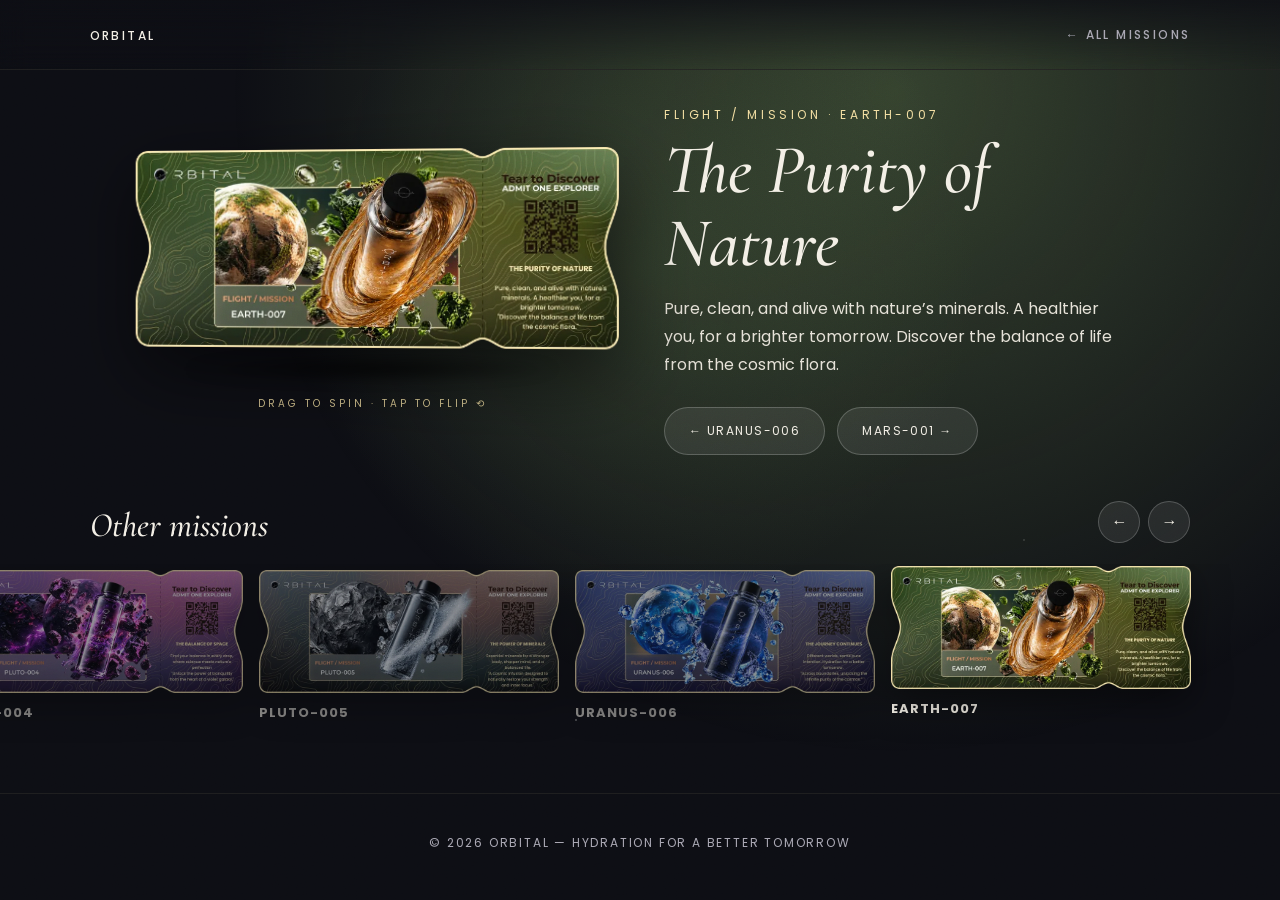
<file: earth.html>
<!DOCTYPE html>
<html lang="th" style="--c:#7ea05f"><head><meta charset="UTF-8">
<meta name="viewport" content="width=device-width, initial-scale=1, viewport-fit=cover">
<title>The Purity of Nature — EARTH-007 | ORBITAL</title><meta name="description" content="Pure, clean, and alive with nature’s minerals. A healthier you, for a brighter tomorrow. Discover the balance of life from the cosmic flora.">
<meta property="og:title" content="The Purity of Nature — ORBITAL EARTH-007"><meta property="og:image" content="images/earth.webp">
<link href="https://fonts.googleapis.com/css2?family=Cormorant+Garamond:ital,wght@0,500;1,500;1,600&family=Poppins:wght@400;500;600;700&family=Noto+Sans+Thai:wght@400;500&display=swap" rel="stylesheet">
<link rel="stylesheet" href="styles.css"><link rel="stylesheet" href="product.css"><script>try{sessionStorage.getItem("pt")&&(document.documentElement.classList.add("arr"),setTimeout(function(){document.documentElement.classList.remove("arr")},2500))}catch(e){}</script></head><body>
<nav><span><a href="index.html">ORBITAL</a></span><a href="index.html#all">← ALL MISSIONS</a></nav>
<main class="pp"><div><div class="hero3d" id="h3"><div class="hspin" id="hs">
<div class="hf"><img src="images/earth.webp" alt="EARTH-007" draggable="false"></div>
<div class="hb"><img src="images/back-007.webp" alt="EARTH-007 back" draggable="false"></div></div><div class="hshadow"></div></div>
<p class="hint">DRAG TO SPIN · TAP TO FLIP ⟲</p></div>
<div class="pi"><div class="code">FLIGHT / MISSION · EARTH-007</div><h1>The Purity of Nature</h1><p>Pure, clean, and alive with nature’s minerals. A healthier you, for a brighter tomorrow. Discover the balance of life from the cosmic flora.</p>
<div class="acts"><a class="ghost" href="uranus.html">← URANUS-006</a><a class="ghost" href="mars.html">MARS-001 →</a></div></div></main>
<section class="more"><h2>Other missions</h2><div class="rail"><a href="mars.html"><img src="images/mars.webp" alt="MARS-001" loading="lazy"><b>MARS-001</b></a><a href="jupiter.html"><img src="images/jupiter.webp" alt="JUPITER-002" loading="lazy"><b>JUPITER-002</b></a><a href="neptune.html"><img src="images/neptune.webp" alt="NEPTUNE-003" loading="lazy"><b>NEPTUNE-003</b></a><a href="pluto-004.html"><img src="images/pluto-004.webp" alt="PLUTO-004" loading="lazy"><b>PLUTO-004</b></a><a href="pluto-005.html"><img src="images/pluto-005.webp" alt="PLUTO-005" loading="lazy"><b>PLUTO-005</b></a><a href="uranus.html"><img src="images/uranus.webp" alt="URANUS-006" loading="lazy"><b>URANUS-006</b></a><a href="earth.html" class=on><img src="images/earth.webp" alt="EARTH-007" loading="lazy"><b>EARTH-007</b></a></div></section>
<footer>© 2026 ORBITAL — HYDRATION FOR A BETTER TOMORROW</footer>
<script src="product.js" defer></script><script src="transition.js" defer></script></body></html>
</file>
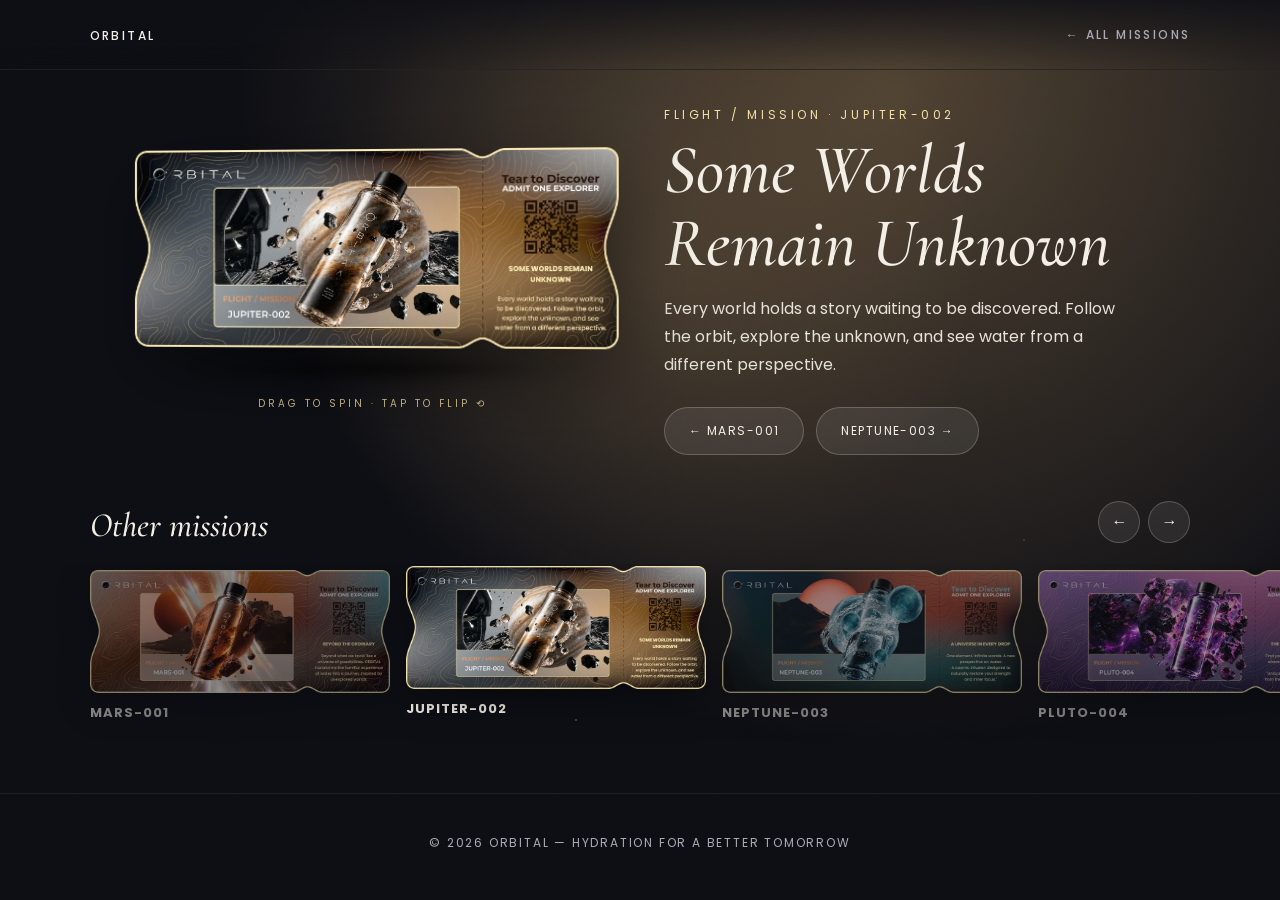
<file: jupiter.html>
<!DOCTYPE html>
<html lang="th" style="--c:#c9a26a"><head><meta charset="UTF-8">
<meta name="viewport" content="width=device-width, initial-scale=1, viewport-fit=cover">
<title>Some Worlds Remain Unknown — JUPITER-002 | ORBITAL</title><meta name="description" content="Every world holds a story waiting to be discovered. Follow the orbit, explore the unknown, and see water from a different perspective.">
<meta property="og:title" content="Some Worlds Remain Unknown — ORBITAL JUPITER-002"><meta property="og:image" content="images/jupiter.webp">
<link href="https://fonts.googleapis.com/css2?family=Cormorant+Garamond:ital,wght@0,500;1,500;1,600&family=Poppins:wght@400;500;600;700&family=Noto+Sans+Thai:wght@400;500&display=swap" rel="stylesheet">
<link rel="stylesheet" href="styles.css"><link rel="stylesheet" href="product.css"><script>try{sessionStorage.getItem("pt")&&(document.documentElement.classList.add("arr"),setTimeout(function(){document.documentElement.classList.remove("arr")},2500))}catch(e){}</script></head><body>
<nav><span><a href="index.html">ORBITAL</a></span><a href="index.html#all">← ALL MISSIONS</a></nav>
<main class="pp"><div><div class="hero3d" id="h3"><div class="hspin" id="hs">
<div class="hf"><img src="images/jupiter.webp" alt="JUPITER-002" draggable="false"></div>
<div class="hb"><img src="images/back-002.webp" alt="JUPITER-002 back" draggable="false"></div></div><div class="hshadow"></div></div>
<p class="hint">DRAG TO SPIN · TAP TO FLIP ⟲</p></div>
<div class="pi"><div class="code">FLIGHT / MISSION · JUPITER-002</div><h1>Some Worlds Remain Unknown</h1><p>Every world holds a story waiting to be discovered. Follow the orbit, explore the unknown, and see water from a different perspective.</p>
<div class="acts"><a class="ghost" href="mars.html">← MARS-001</a><a class="ghost" href="neptune.html">NEPTUNE-003 →</a></div></div></main>
<section class="more"><h2>Other missions</h2><div class="rail"><a href="mars.html"><img src="images/mars.webp" alt="MARS-001" loading="lazy"><b>MARS-001</b></a><a href="jupiter.html" class=on><img src="images/jupiter.webp" alt="JUPITER-002" loading="lazy"><b>JUPITER-002</b></a><a href="neptune.html"><img src="images/neptune.webp" alt="NEPTUNE-003" loading="lazy"><b>NEPTUNE-003</b></a><a href="pluto-004.html"><img src="images/pluto-004.webp" alt="PLUTO-004" loading="lazy"><b>PLUTO-004</b></a><a href="pluto-005.html"><img src="images/pluto-005.webp" alt="PLUTO-005" loading="lazy"><b>PLUTO-005</b></a><a href="uranus.html"><img src="images/uranus.webp" alt="URANUS-006" loading="lazy"><b>URANUS-006</b></a><a href="earth.html"><img src="images/earth.webp" alt="EARTH-007" loading="lazy"><b>EARTH-007</b></a></div></section>
<footer>© 2026 ORBITAL — HYDRATION FOR A BETTER TOMORROW</footer>
<script src="product.js" defer></script><script src="transition.js" defer></script></body></html>
</file>
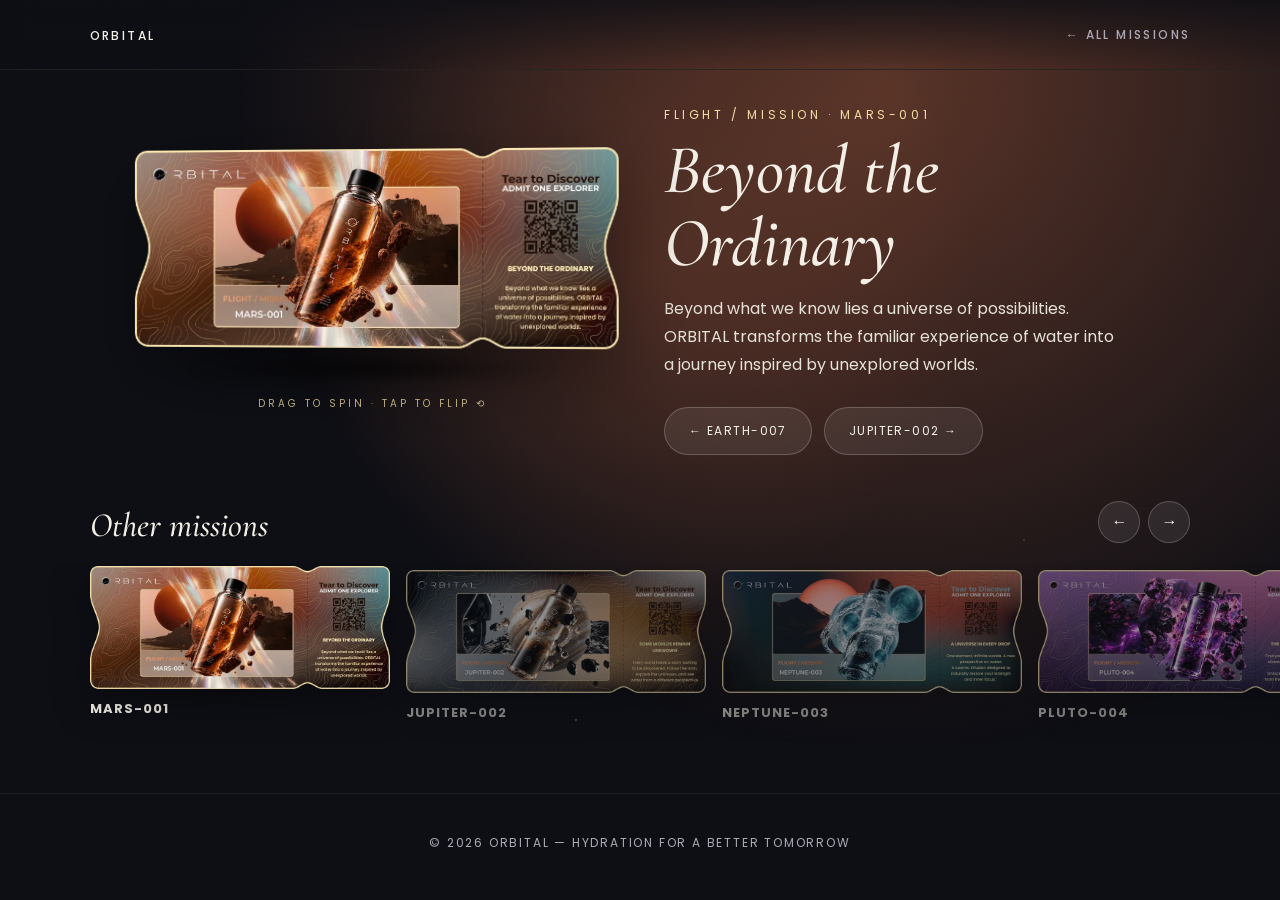
<file: mars.html>
<!DOCTYPE html>
<html lang="th" style="--c:#e0764a"><head><meta charset="UTF-8">
<meta name="viewport" content="width=device-width, initial-scale=1, viewport-fit=cover">
<title>Beyond the Ordinary — MARS-001 | ORBITAL</title><meta name="description" content="Beyond what we know lies a universe of possibilities. ORBITAL transforms the familiar experience of water into a journey inspired by unexplored worlds.">
<meta property="og:title" content="Beyond the Ordinary — ORBITAL MARS-001"><meta property="og:image" content="images/mars.webp">
<link href="https://fonts.googleapis.com/css2?family=Cormorant+Garamond:ital,wght@0,500;1,500;1,600&family=Poppins:wght@400;500;600;700&family=Noto+Sans+Thai:wght@400;500&display=swap" rel="stylesheet">
<link rel="stylesheet" href="styles.css"><link rel="stylesheet" href="product.css"><script>try{sessionStorage.getItem("pt")&&(document.documentElement.classList.add("arr"),setTimeout(function(){document.documentElement.classList.remove("arr")},2500))}catch(e){}</script></head><body>
<nav><span><a href="index.html">ORBITAL</a></span><a href="index.html#all">← ALL MISSIONS</a></nav>
<main class="pp"><div><div class="hero3d" id="h3"><div class="hspin" id="hs">
<div class="hf"><img src="images/mars.webp" alt="MARS-001" draggable="false"></div>
<div class="hb"><img src="images/back-001.webp" alt="MARS-001 back" draggable="false"></div></div><div class="hshadow"></div></div>
<p class="hint">DRAG TO SPIN · TAP TO FLIP ⟲</p></div>
<div class="pi"><div class="code">FLIGHT / MISSION · MARS-001</div><h1>Beyond the Ordinary</h1><p>Beyond what we know lies a universe of possibilities. ORBITAL transforms the familiar experience of water into a journey inspired by unexplored worlds.</p>
<div class="acts"><a class="ghost" href="earth.html">← EARTH-007</a><a class="ghost" href="jupiter.html">JUPITER-002 →</a></div></div></main>
<section class="more"><h2>Other missions</h2><div class="rail"><a href="mars.html" class=on><img src="images/mars.webp" alt="MARS-001" loading="lazy"><b>MARS-001</b></a><a href="jupiter.html"><img src="images/jupiter.webp" alt="JUPITER-002" loading="lazy"><b>JUPITER-002</b></a><a href="neptune.html"><img src="images/neptune.webp" alt="NEPTUNE-003" loading="lazy"><b>NEPTUNE-003</b></a><a href="pluto-004.html"><img src="images/pluto-004.webp" alt="PLUTO-004" loading="lazy"><b>PLUTO-004</b></a><a href="pluto-005.html"><img src="images/pluto-005.webp" alt="PLUTO-005" loading="lazy"><b>PLUTO-005</b></a><a href="uranus.html"><img src="images/uranus.webp" alt="URANUS-006" loading="lazy"><b>URANUS-006</b></a><a href="earth.html"><img src="images/earth.webp" alt="EARTH-007" loading="lazy"><b>EARTH-007</b></a></div></section>
<footer>© 2026 ORBITAL — HYDRATION FOR A BETTER TOMORROW</footer>
<script src="product.js" defer></script><script src="transition.js" defer></script></body></html>
</file>
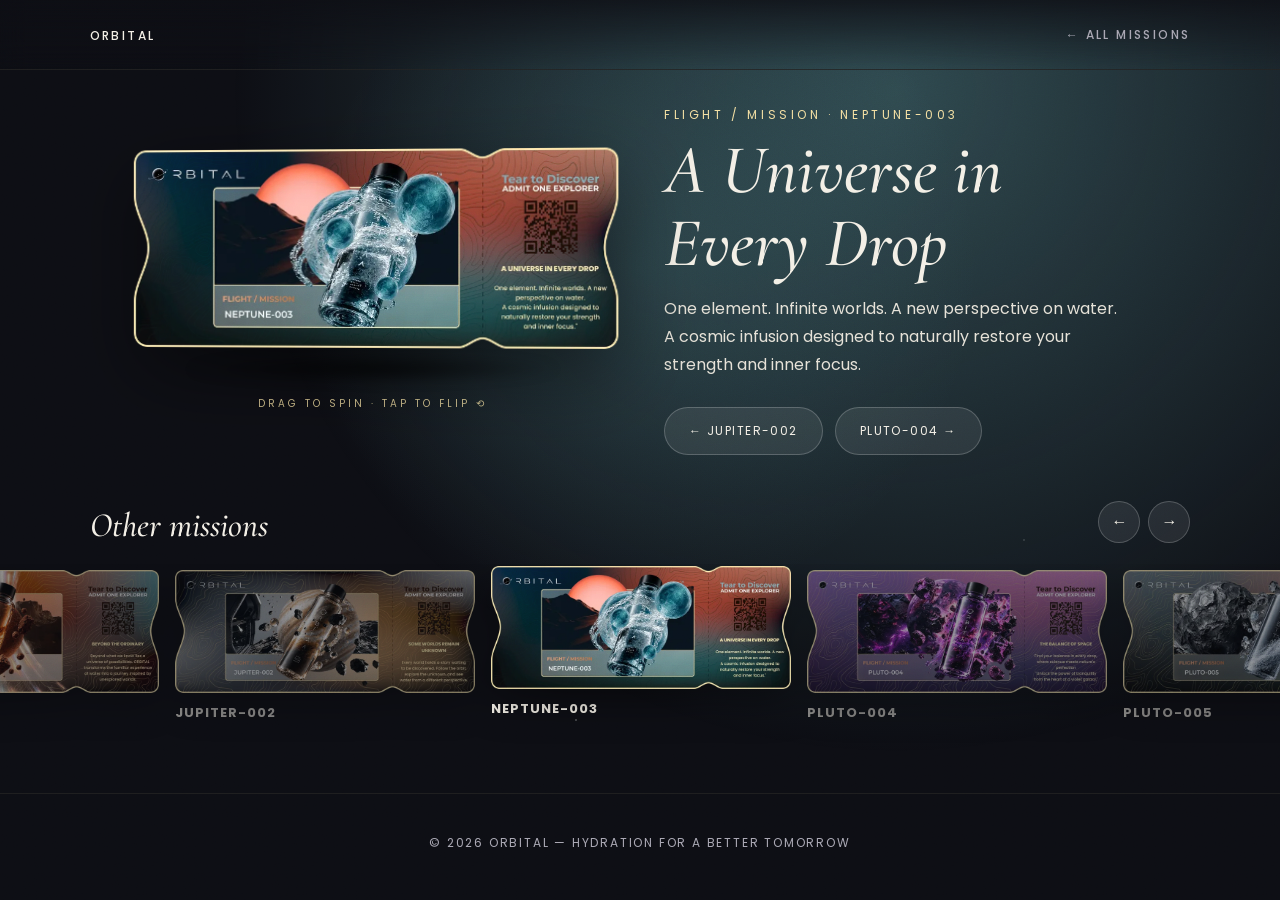
<file: neptune.html>
<!DOCTYPE html>
<html lang="th" style="--c:#6fb7bd"><head><meta charset="UTF-8">
<meta name="viewport" content="width=device-width, initial-scale=1, viewport-fit=cover">
<title>A Universe in Every Drop — NEPTUNE-003 | ORBITAL</title><meta name="description" content="One element. Infinite worlds. A new perspective on water. A cosmic infusion designed to naturally restore your strength and inner focus.">
<meta property="og:title" content="A Universe in Every Drop — ORBITAL NEPTUNE-003"><meta property="og:image" content="images/neptune.webp">
<link href="https://fonts.googleapis.com/css2?family=Cormorant+Garamond:ital,wght@0,500;1,500;1,600&family=Poppins:wght@400;500;600;700&family=Noto+Sans+Thai:wght@400;500&display=swap" rel="stylesheet">
<link rel="stylesheet" href="styles.css"><link rel="stylesheet" href="product.css"><script>try{sessionStorage.getItem("pt")&&(document.documentElement.classList.add("arr"),setTimeout(function(){document.documentElement.classList.remove("arr")},2500))}catch(e){}</script></head><body>
<nav><span><a href="index.html">ORBITAL</a></span><a href="index.html#all">← ALL MISSIONS</a></nav>
<main class="pp"><div><div class="hero3d" id="h3"><div class="hspin" id="hs">
<div class="hf"><img src="images/neptune.webp" alt="NEPTUNE-003" draggable="false"></div>
<div class="hb"><img src="images/back-003.webp" alt="NEPTUNE-003 back" draggable="false"></div></div><div class="hshadow"></div></div>
<p class="hint">DRAG TO SPIN · TAP TO FLIP ⟲</p></div>
<div class="pi"><div class="code">FLIGHT / MISSION · NEPTUNE-003</div><h1>A Universe in Every Drop</h1><p>One element. Infinite worlds. A new perspective on water. A cosmic infusion designed to naturally restore your strength and inner focus.</p>
<div class="acts"><a class="ghost" href="jupiter.html">← JUPITER-002</a><a class="ghost" href="pluto-004.html">PLUTO-004 →</a></div></div></main>
<section class="more"><h2>Other missions</h2><div class="rail"><a href="mars.html"><img src="images/mars.webp" alt="MARS-001" loading="lazy"><b>MARS-001</b></a><a href="jupiter.html"><img src="images/jupiter.webp" alt="JUPITER-002" loading="lazy"><b>JUPITER-002</b></a><a href="neptune.html" class=on><img src="images/neptune.webp" alt="NEPTUNE-003" loading="lazy"><b>NEPTUNE-003</b></a><a href="pluto-004.html"><img src="images/pluto-004.webp" alt="PLUTO-004" loading="lazy"><b>PLUTO-004</b></a><a href="pluto-005.html"><img src="images/pluto-005.webp" alt="PLUTO-005" loading="lazy"><b>PLUTO-005</b></a><a href="uranus.html"><img src="images/uranus.webp" alt="URANUS-006" loading="lazy"><b>URANUS-006</b></a><a href="earth.html"><img src="images/earth.webp" alt="EARTH-007" loading="lazy"><b>EARTH-007</b></a></div></section>
<footer>© 2026 ORBITAL — HYDRATION FOR A BETTER TOMORROW</footer>
<script src="product.js" defer></script><script src="transition.js" defer></script></body></html>
</file>
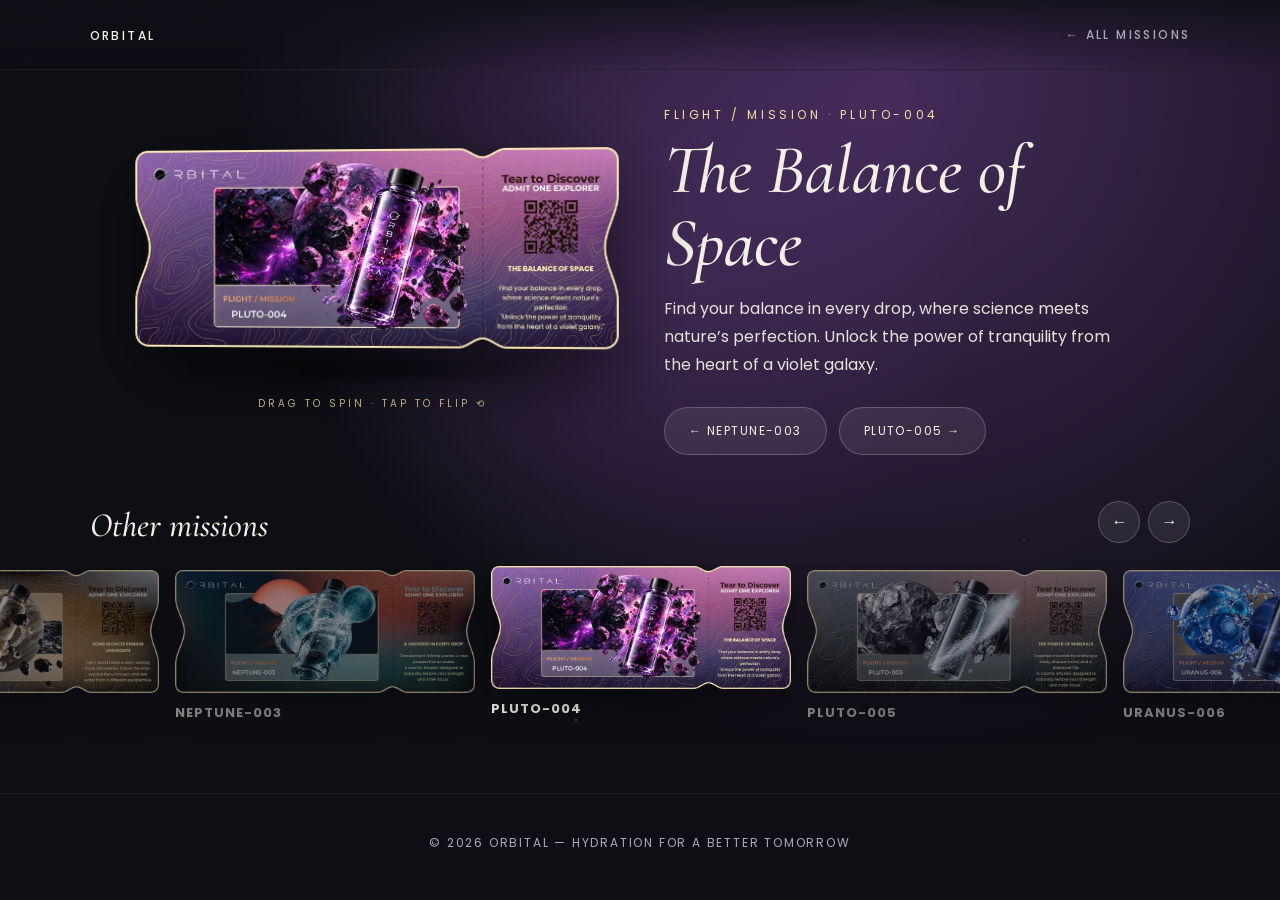
<file: pluto-004.html>
<!DOCTYPE html>
<html lang="th" style="--c:#a85fd6"><head><meta charset="UTF-8">
<meta name="viewport" content="width=device-width, initial-scale=1, viewport-fit=cover">
<title>The Balance of Space — PLUTO-004 | ORBITAL</title><meta name="description" content="Find your balance in every drop, where science meets nature’s perfection. Unlock the power of tranquility from the heart of a violet galaxy.">
<meta property="og:title" content="The Balance of Space — ORBITAL PLUTO-004"><meta property="og:image" content="images/pluto-004.webp">
<link href="https://fonts.googleapis.com/css2?family=Cormorant+Garamond:ital,wght@0,500;1,500;1,600&family=Poppins:wght@400;500;600;700&family=Noto+Sans+Thai:wght@400;500&display=swap" rel="stylesheet">
<link rel="stylesheet" href="styles.css"><link rel="stylesheet" href="product.css"><script>try{sessionStorage.getItem("pt")&&(document.documentElement.classList.add("arr"),setTimeout(function(){document.documentElement.classList.remove("arr")},2500))}catch(e){}</script></head><body>
<nav><span><a href="index.html">ORBITAL</a></span><a href="index.html#all">← ALL MISSIONS</a></nav>
<main class="pp"><div><div class="hero3d" id="h3"><div class="hspin" id="hs">
<div class="hf"><img src="images/pluto-004.webp" alt="PLUTO-004" draggable="false"></div>
<div class="hb"><img src="images/back-004.webp" alt="PLUTO-004 back" draggable="false"></div></div><div class="hshadow"></div></div>
<p class="hint">DRAG TO SPIN · TAP TO FLIP ⟲</p></div>
<div class="pi"><div class="code">FLIGHT / MISSION · PLUTO-004</div><h1>The Balance of Space</h1><p>Find your balance in every drop, where science meets nature’s perfection. Unlock the power of tranquility from the heart of a violet galaxy.</p>
<div class="acts"><a class="ghost" href="neptune.html">← NEPTUNE-003</a><a class="ghost" href="pluto-005.html">PLUTO-005 →</a></div></div></main>
<section class="more"><h2>Other missions</h2><div class="rail"><a href="mars.html"><img src="images/mars.webp" alt="MARS-001" loading="lazy"><b>MARS-001</b></a><a href="jupiter.html"><img src="images/jupiter.webp" alt="JUPITER-002" loading="lazy"><b>JUPITER-002</b></a><a href="neptune.html"><img src="images/neptune.webp" alt="NEPTUNE-003" loading="lazy"><b>NEPTUNE-003</b></a><a href="pluto-004.html" class=on><img src="images/pluto-004.webp" alt="PLUTO-004" loading="lazy"><b>PLUTO-004</b></a><a href="pluto-005.html"><img src="images/pluto-005.webp" alt="PLUTO-005" loading="lazy"><b>PLUTO-005</b></a><a href="uranus.html"><img src="images/uranus.webp" alt="URANUS-006" loading="lazy"><b>URANUS-006</b></a><a href="earth.html"><img src="images/earth.webp" alt="EARTH-007" loading="lazy"><b>EARTH-007</b></a></div></section>
<footer>© 2026 ORBITAL — HYDRATION FOR A BETTER TOMORROW</footer>
<script src="product.js" defer></script><script src="transition.js" defer></script></body></html>
</file>
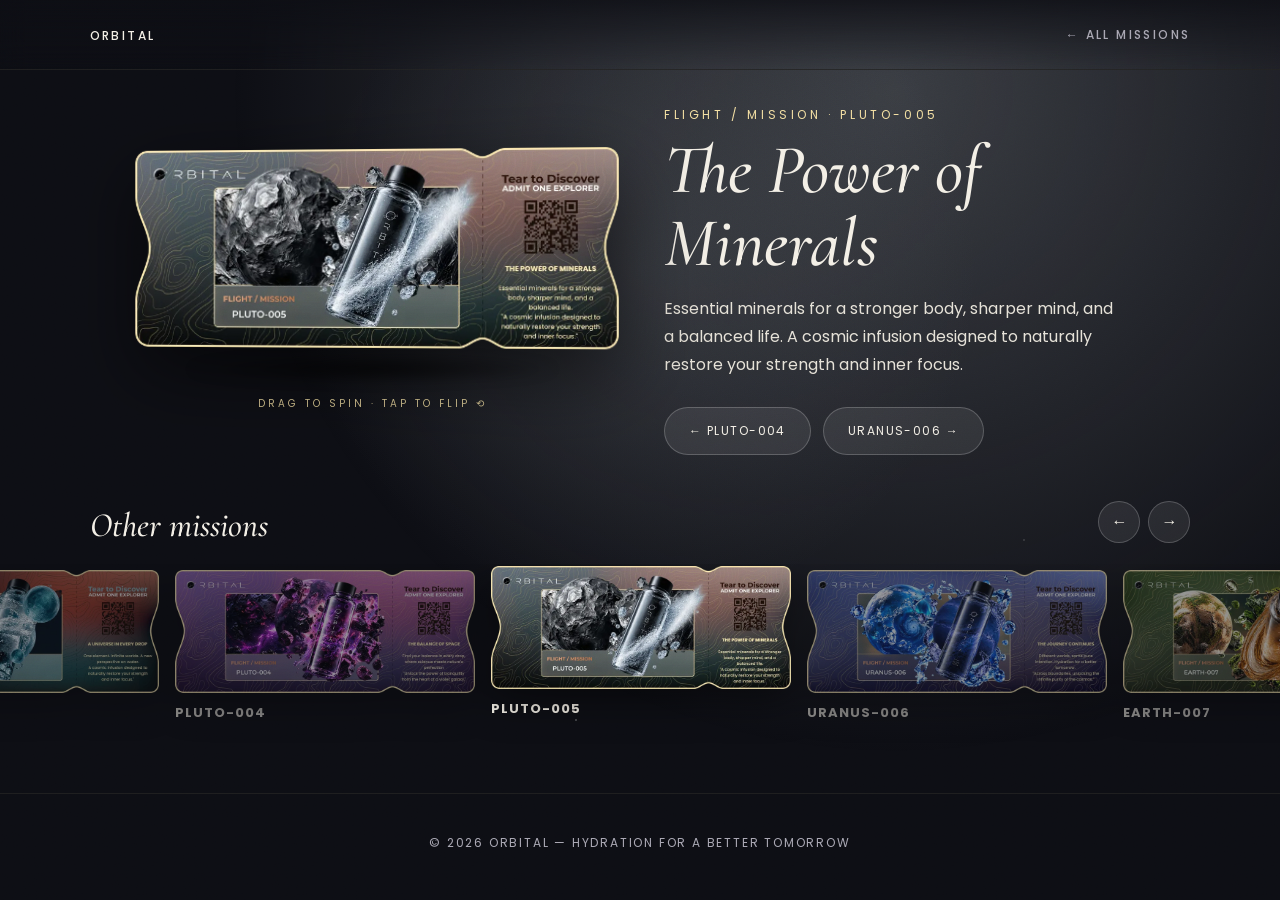
<file: pluto-005.html>
<!DOCTYPE html>
<html lang="th" style="--c:#8d9399"><head><meta charset="UTF-8">
<meta name="viewport" content="width=device-width, initial-scale=1, viewport-fit=cover">
<title>The Power of Minerals — PLUTO-005 | ORBITAL</title><meta name="description" content="Essential minerals for a stronger body, sharper mind, and a balanced life. A cosmic infusion designed to naturally restore your strength and inner focus.">
<meta property="og:title" content="The Power of Minerals — ORBITAL PLUTO-005"><meta property="og:image" content="images/pluto-005.webp">
<link href="https://fonts.googleapis.com/css2?family=Cormorant+Garamond:ital,wght@0,500;1,500;1,600&family=Poppins:wght@400;500;600;700&family=Noto+Sans+Thai:wght@400;500&display=swap" rel="stylesheet">
<link rel="stylesheet" href="styles.css"><link rel="stylesheet" href="product.css"><script>try{sessionStorage.getItem("pt")&&(document.documentElement.classList.add("arr"),setTimeout(function(){document.documentElement.classList.remove("arr")},2500))}catch(e){}</script></head><body>
<nav><span><a href="index.html">ORBITAL</a></span><a href="index.html#all">← ALL MISSIONS</a></nav>
<main class="pp"><div><div class="hero3d" id="h3"><div class="hspin" id="hs">
<div class="hf"><img src="images/pluto-005.webp" alt="PLUTO-005" draggable="false"></div>
<div class="hb"><img src="images/back-005.webp" alt="PLUTO-005 back" draggable="false"></div></div><div class="hshadow"></div></div>
<p class="hint">DRAG TO SPIN · TAP TO FLIP ⟲</p></div>
<div class="pi"><div class="code">FLIGHT / MISSION · PLUTO-005</div><h1>The Power of Minerals</h1><p>Essential minerals for a stronger body, sharper mind, and a balanced life. A cosmic infusion designed to naturally restore your strength and inner focus.</p>
<div class="acts"><a class="ghost" href="pluto-004.html">← PLUTO-004</a><a class="ghost" href="uranus.html">URANUS-006 →</a></div></div></main>
<section class="more"><h2>Other missions</h2><div class="rail"><a href="mars.html"><img src="images/mars.webp" alt="MARS-001" loading="lazy"><b>MARS-001</b></a><a href="jupiter.html"><img src="images/jupiter.webp" alt="JUPITER-002" loading="lazy"><b>JUPITER-002</b></a><a href="neptune.html"><img src="images/neptune.webp" alt="NEPTUNE-003" loading="lazy"><b>NEPTUNE-003</b></a><a href="pluto-004.html"><img src="images/pluto-004.webp" alt="PLUTO-004" loading="lazy"><b>PLUTO-004</b></a><a href="pluto-005.html" class=on><img src="images/pluto-005.webp" alt="PLUTO-005" loading="lazy"><b>PLUTO-005</b></a><a href="uranus.html"><img src="images/uranus.webp" alt="URANUS-006" loading="lazy"><b>URANUS-006</b></a><a href="earth.html"><img src="images/earth.webp" alt="EARTH-007" loading="lazy"><b>EARTH-007</b></a></div></section>
<footer>© 2026 ORBITAL — HYDRATION FOR A BETTER TOMORROW</footer>
<script src="product.js" defer></script><script src="transition.js" defer></script></body></html>
</file>
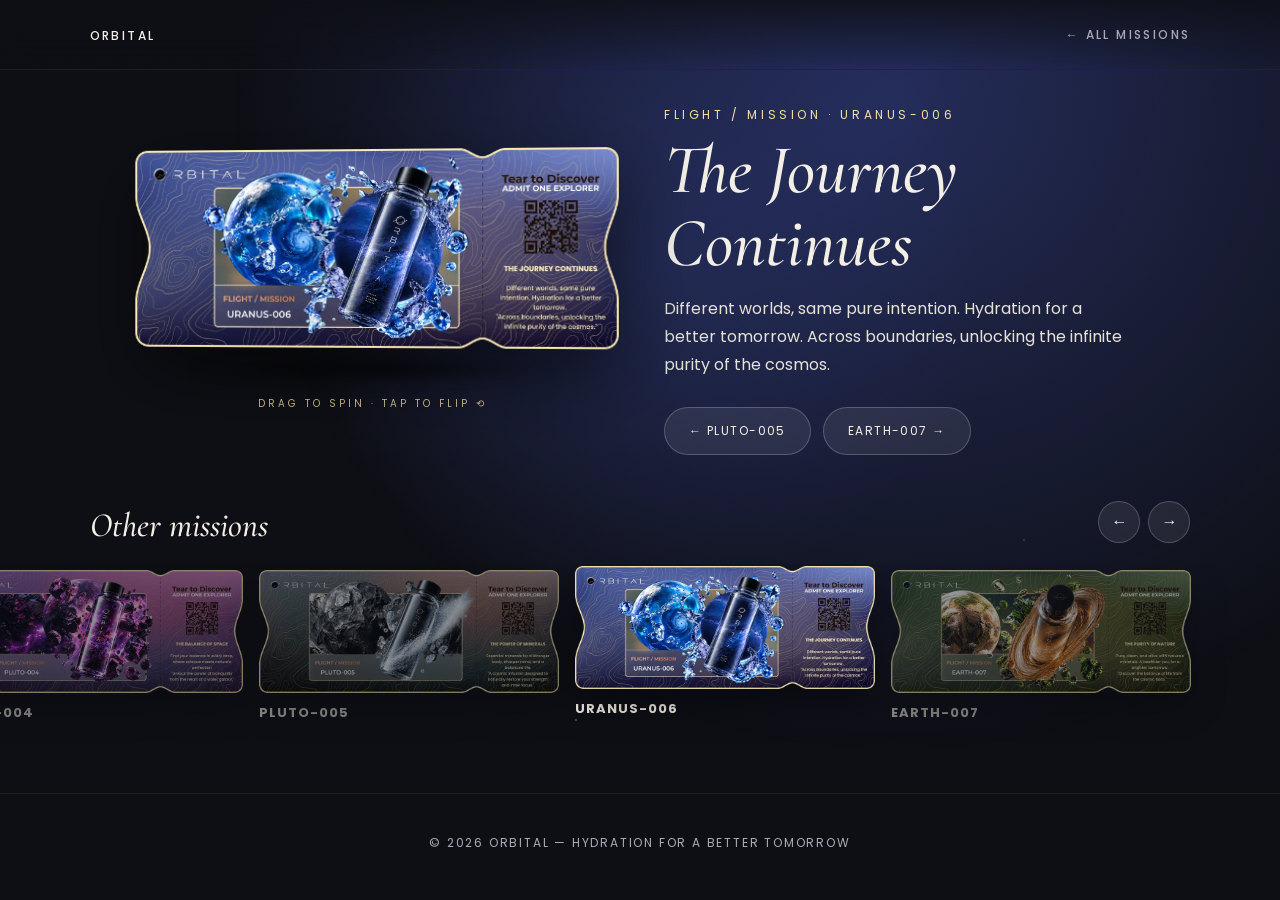
<file: uranus.html>
<!DOCTYPE html>
<html lang="th" style="--c:#4d63d6"><head><meta charset="UTF-8">
<meta name="viewport" content="width=device-width, initial-scale=1, viewport-fit=cover">
<title>The Journey Continues — URANUS-006 | ORBITAL</title><meta name="description" content="Different worlds, same pure intention. Hydration for a better tomorrow. Across boundaries, unlocking the infinite purity of the cosmos.">
<meta property="og:title" content="The Journey Continues — ORBITAL URANUS-006"><meta property="og:image" content="images/uranus.webp">
<link href="https://fonts.googleapis.com/css2?family=Cormorant+Garamond:ital,wght@0,500;1,500;1,600&family=Poppins:wght@400;500;600;700&family=Noto+Sans+Thai:wght@400;500&display=swap" rel="stylesheet">
<link rel="stylesheet" href="styles.css"><link rel="stylesheet" href="product.css"><script>try{sessionStorage.getItem("pt")&&(document.documentElement.classList.add("arr"),setTimeout(function(){document.documentElement.classList.remove("arr")},2500))}catch(e){}</script></head><body>
<nav><span><a href="index.html">ORBITAL</a></span><a href="index.html#all">← ALL MISSIONS</a></nav>
<main class="pp"><div><div class="hero3d" id="h3"><div class="hspin" id="hs">
<div class="hf"><img src="images/uranus.webp" alt="URANUS-006" draggable="false"></div>
<div class="hb"><img src="images/back-006.webp" alt="URANUS-006 back" draggable="false"></div></div><div class="hshadow"></div></div>
<p class="hint">DRAG TO SPIN · TAP TO FLIP ⟲</p></div>
<div class="pi"><div class="code">FLIGHT / MISSION · URANUS-006</div><h1>The Journey Continues</h1><p>Different worlds, same pure intention. Hydration for a better tomorrow. Across boundaries, unlocking the infinite purity of the cosmos.</p>
<div class="acts"><a class="ghost" href="pluto-005.html">← PLUTO-005</a><a class="ghost" href="earth.html">EARTH-007 →</a></div></div></main>
<section class="more"><h2>Other missions</h2><div class="rail"><a href="mars.html"><img src="images/mars.webp" alt="MARS-001" loading="lazy"><b>MARS-001</b></a><a href="jupiter.html"><img src="images/jupiter.webp" alt="JUPITER-002" loading="lazy"><b>JUPITER-002</b></a><a href="neptune.html"><img src="images/neptune.webp" alt="NEPTUNE-003" loading="lazy"><b>NEPTUNE-003</b></a><a href="pluto-004.html"><img src="images/pluto-004.webp" alt="PLUTO-004" loading="lazy"><b>PLUTO-004</b></a><a href="pluto-005.html"><img src="images/pluto-005.webp" alt="PLUTO-005" loading="lazy"><b>PLUTO-005</b></a><a href="uranus.html" class=on><img src="images/uranus.webp" alt="URANUS-006" loading="lazy"><b>URANUS-006</b></a><a href="earth.html"><img src="images/earth.webp" alt="EARTH-007" loading="lazy"><b>EARTH-007</b></a></div></section>
<footer>© 2026 ORBITAL — HYDRATION FOR A BETTER TOMORROW</footer>
<script src="product.js" defer></script><script src="transition.js" defer></script></body></html>
</file>
<file: styles.css>
:root{--bg:#0d0e14;--tx:#f3efe6;--mu:#a9a7b3;--c:#c8643c;--gold:#f3dfa2;--e:cubic-bezier(.22,1,.36,1);box-sizing:border-box}
@media (prefers-color-scheme:dark){:root{--bg:#0d0e14}}
:root[data-theme="dark"]{--bg:#0d0e14}
*{box-sizing:border-box;margin:0}html{scroll-behavior:smooth;scroll-padding-top:calc(70px + env(safe-area-inset-top,0px))}
body{background:var(--bg);color:var(--tx);font-family:'Poppins','Noto Sans Thai',sans-serif;overflow-x:hidden;transition:background .6s}
body::before{content:"";position:fixed;inset:0;z-index:-1;background:radial-gradient(520px circle at var(--px,50%) var(--py,30%),color-mix(in srgb,var(--c) 16%,transparent),transparent 65%),radial-gradient(circle at 70% 10%,color-mix(in srgb,var(--c) 35%,transparent),transparent 55%),radial-gradient(1px 1px at 20% 30%,#fff8,transparent),radial-gradient(1px 1px at 80% 60%,#fff6,transparent),radial-gradient(1.5px 1.5px at 45% 80%,#fff6,transparent);transition:.6s}
/* film grain = พื้นผิวพรีเมียม */
body::after{content:"";position:fixed;inset:0;z-index:60;pointer-events:none;opacity:.08;mix-blend-mode:overlay;background-image:url("data:image/svg+xml,%3Csvg xmlns='http://www.w3.org/2000/svg' width='160' height='160'%3E%3Cfilter id='n'%3E%3CfeTurbulence type='fractalNoise' baseFrequency='.9' numOctaves='2' stitchTiles='stitch'/%3E%3C/filter%3E%3Crect width='100%25' height='100%25' filter='url(%23n)'/%3E%3C/svg%3E")}
nav{position:sticky;top:0;padding-top:calc(22px + env(safe-area-inset-top,0px))!important;z-index:20;display:flex;justify-content:space-between;align-items:center;padding:22px 7%;letter-spacing:.35em;font-weight:500;backdrop-filter:blur(14px);-webkit-backdrop-filter:blur(14px);background:linear-gradient(#0d0e14cc,#0d0e1400);border-bottom:1px solid #f3dfa214}
nav a{color:var(--mu);font-size:12px;letter-spacing:.2em;text-decoration:none;transition:color .3s}nav a:hover{color:var(--gold)}
.hero{display:grid;grid-template-columns:1fr 1.1fr;gap:40px;align-items:center;padding:30px 7% 80px;min-height:78vh}
.eb{font-size:12px;letter-spacing:.3em;color:var(--gold);margin-bottom:18px}
h1{font-size:clamp(38px,6vw,76px);line-height:1.05;font-weight:600}
h1 em{font-family:'Cormorant Garamond','Noto Sans Thai',serif;font-style:italic;font-weight:500;font-size:1.12em;background:linear-gradient(100deg,var(--c),var(--gold) 45%,var(--c)) 0/220% 100%;-webkit-background-clip:text;background-clip:text;color:transparent;-webkit-text-fill-color:transparent;animation:gs 7s linear infinite}
@keyframes gs{to{background-position:-220% 0}}
.hero p.d{color:var(--mu);margin:22px 0 32px;max-width:420px;line-height:1.7}
.btn{position:relative;overflow:hidden;display:inline-block;padding:14px 28px;border-radius:99px;background:var(--gold);color:#222;font-weight:600;font-size:13px;letter-spacing:.12em;text-decoration:none;box-shadow:0 10px 30px color-mix(in srgb,var(--c) 40%,transparent);transition:transform .4s var(--e),box-shadow .4s}
.btn::after{content:"";position:absolute;top:0;bottom:0;width:40%;left:-60%;background:linear-gradient(100deg,transparent,#fff9,transparent);transform:skewX(-20deg);transition:left .8s var(--e)}
.btn:hover{transform:translateY(-3px)}.btn:hover::after{left:130%}
.float{animation:fl 6s ease-in-out infinite}@keyframes fl{50%{transform:translateY(-14px) rotate(1deg)}}
.hero3d{position:relative;perspective:1500px;cursor:grab;touch-action:pan-y;user-select:none;-webkit-user-select:none;padding-bottom:34px}.hero3d:active{cursor:grabbing}
.hspin{position:relative;transform-style:preserve-3d;will-change:transform}
.hf,.hb{backface-visibility:hidden;-webkit-backface-visibility:hidden}.hf{position:relative}.hb{position:absolute;inset:0;transform:rotateY(180deg)}
.hf>*,.hb>*{backface-visibility:hidden;-webkit-backface-visibility:hidden}
.hero3d img{display:block;width:100%;filter:drop-shadow(0 26px 40px #000a);pointer-events:none}
.hshadow{position:absolute;left:50%;bottom:0;width:78%;height:26px;border-radius:50%;background:radial-gradient(ellipse,#000b,transparent 70%);filter:blur(6px);pointer-events:none}
.hqr{left:78.2%;top:34.8%;width:14.1%;cursor:grab}.hqr:hover{transform:none}
.hint{margin-top:14px;text-align:center;font-size:10px;letter-spacing:.3em;color:var(--gold);opacity:.75}
h2{font-family:'Cormorant Garamond','Noto Sans Thai',serif;font-style:italic;font-size:clamp(34px,4.6vw,58px);font-weight:500;padding:0 7%}
.sub{color:var(--mu);padding:8px 7% 34px;font-size:14px;letter-spacing:.04em}
.grid{display:grid;grid-template-columns:repeat(auto-fill,minmax(300px,1fr));gap:34px 28px;padding:0 7% 100px}
.card{cursor:pointer;perspective:800px;text-align:left;background:none;border:0;color:inherit;font:inherit;opacity:0;transform:translateY(34px);transition:opacity .9s var(--e),transform .9s var(--e)}
.card.vis{opacity:1;transform:none}
.card .in{position:relative;transition:transform .15s,filter .3s;transform-style:preserve-3d}
.card img{width:100%;display:block;filter:drop-shadow(0 18px 26px #0008)}
.card:hover img{filter:drop-shadow(0 0 22px var(--k)) drop-shadow(0 18px 26px #0008)}
.card b{display:block;margin-top:14px;font-weight:600;letter-spacing:.08em}.card small{color:var(--mu)}
footer{padding:40px 7%;color:var(--mu);font-size:12px;letter-spacing:.15em;text-align:center;border-top:1px solid #f3dfa214}
/* modal */
.mo{position:fixed;inset:0;z-index:9;display:none;align-items:center;justify-content:center;flex-direction:column;padding:calc(20px + env(safe-area-inset-top,0px)) 6% calc(20px + env(safe-area-inset-bottom,0px));background:radial-gradient(circle at 50% 30%,color-mix(in srgb,var(--c) 55%,#0d0e14),#0d0e14 75%);overflow-y:auto}
.mo.on{display:flex;animation:fi .4s}@keyframes fi{from{opacity:0}}
.scene{position:relative;width:min(820px,94%);margin-top:20px;perspective:1600px;transition:transform .25s ease-out}
.flip{position:relative;transform-style:preserve-3d;transition:transform 1.1s var(--e)}.flip.f{transform:rotateY(180deg)}
.tk,.back{backface-visibility:hidden;-webkit-backface-visibility:hidden}
.tk>*,.back>*{backface-visibility:hidden;-webkit-backface-visibility:hidden}
.tk{position:relative;width:100%}
.back{position:absolute;inset:0;transform:rotateY(180deg);cursor:pointer}
.back img{display:block;width:100%;height:100%;filter:drop-shadow(0 25px 40px #000a)}
.back:hover .sh{opacity:.85}
.tk>.a,.tk>.b{display:block;position:absolute;inset:0;background:var(--src) 0/100% 100%;filter:drop-shadow(0 25px 40px #000a)}
.tk .a{clip-path:inset(0 var(--r,28.4%) 0 0)}.tk .b{clip-path:inset(0 0 0 var(--s,71.6%));transform-origin:var(--s,71.6%) 100%;transition:transform .9s cubic-bezier(.3,1.4,.5,1),opacity .6s .4s;cursor:grab;touch-action:none;animation:wig 1.8s ease-in-out 1s infinite}@keyframes wig{50%{transform:rotate(1.6deg)}}.tk.drag .b,.tk.torn .b{animation:none}.tk.drag .b{cursor:grabbing}
.tk.torn .b{transform:translate(8%,-14%) rotate(14deg);opacity:.0;pointer-events:none}
.tk.torn .a{animation:sh .5s}@keyframes sh{30%{transform:translateX(-6px)}60%{transform:translateX(3px)}}
.tk .sp{position:relative;display:block;width:100%;visibility:hidden}
.tk::after{content:"DRAG THE STUB TO TEAR ↗︎  ·  TAP QR TO OPEN";position:absolute;right:2%;bottom:-26px;font-size:10px;letter-spacing:.2em;color:var(--gold);opacity:.8;white-space:nowrap}.tk.torn::after{opacity:0}
/* QR ที่สร้างใหม่ต่อสินค้า — วางทับ QR เดิมบนตั๋ว (อยู่บนตัวฉีก) */
.qr{position:absolute;left:80.2%;top:24.5%;width:12.1%;aspect-ratio:1;padding:0;background:#fffdf7;border-radius:7%;box-shadow:0 4px 14px #0006,0 0 0 1px #f3dfa2aa;cursor:pointer;overflow:hidden;transition:transform .3s var(--e)}
.qr:hover{transform:scale(1.06)}.qr svg{display:block;width:100%;height:100%;padding:11%}
.qr::after{content:"";position:absolute;left:0;right:0;top:-25%;height:22%;background:linear-gradient(transparent,color-mix(in srgb,var(--c) 70%,transparent),transparent);animation:scan 2.8s ease-in-out infinite}@keyframes scan{to{top:105%}}
.qr.ok{transform:scale(.94);box-shadow:0 0 0 3px var(--gold),0 0 30px var(--gold)}
.info{max-width:560px;text-align:center;margin-top:50px;opacity:0;transform:translateY(24px);transition:.7s .5s}
.mo.rv .info{opacity:1;transform:none}
.info .code{color:var(--gold);letter-spacing:.3em;font-size:12px}.info h3{font-family:'Cormorant Garamond','Noto Sans Thai',serif;font-style:italic;font-weight:500;font-size:46px;margin:8px 0 12px}.info p{color:#e6e2d8;line-height:1.7;font-size:15px}
.go{display:inline-block;margin-top:22px;padding:12px 26px;border-radius:99px;background:var(--gold);color:#222;font-weight:600;font-size:12px;letter-spacing:.14em;text-decoration:none}.go[hidden]{display:none}
.ctl{display:flex;gap:12px;margin:26px 0;justify-content:center;flex-wrap:wrap}.ctl button{background:#ffffff18;color:var(--tx);border:1px solid #fff3;border-radius:99px;padding:10px 20px;cursor:pointer;font:inherit;font-size:12px;letter-spacing:.12em;transition:background .3s,transform .3s var(--e)}
.ctl button:hover{background:#ffffff30;transform:translateY(-2px)}#fp{border-color:var(--gold);color:var(--gold)}
.dots{display:flex;gap:8px;justify-content:center;margin-bottom:20px}.dots span{width:8px;height:8px;border-radius:9px;background:#fff4;cursor:pointer;transition:.3s}.dots .on{width:26px;background:var(--gold)}
.pop{position:absolute;pointer-events:none;border-radius:50%;background:radial-gradient(circle at 30% 30%,#fff9,var(--c) 60%,transparent 70%);animation:up 1.4s forwards}@keyframes up{to{transform:translateY(-120px) scale(.2);opacity:0}}
.sh{position:absolute;inset:0;pointer-events:none;opacity:0;transition:opacity .3s;mix-blend-mode:color-dodge;-webkit-mask-image:var(--src);mask-image:var(--src);-webkit-mask-size:100% 100%;mask-size:100% 100%;-webkit-mask-repeat:no-repeat;mask-repeat:no-repeat;background:radial-gradient(circle at var(--mx,50%) var(--my,50%),#fffa,transparent 30%),linear-gradient(110deg,transparent 25%,#ff6ad580 38%,#6af3ff80 50%,#fff06a80 62%,transparent 75%) calc(var(--mx,50%) - 50%) 0/200% 100%}
.tk .sh{clip-path:inset(0 var(--r,28.4%) 0 0)}.tk:hover .sh,.card:hover .sh{opacity:.85}
@media(max-width:760px){.hero{grid-template-columns:1fr}.tk::after{font-size:8px}.info h3{font-size:36px}}
@media(prefers-reduced-motion:reduce){*{animation:none!important}.card{opacity:1;transform:none}.flip{transition-duration:.01s}}

/* v2 · mobile polish */
.info{opacity:1;transform:none;transition:none}
.info p,.info .go{opacity:0;transform:translateY(18px);transition:opacity .7s .45s,transform .7s .45s var(--e)}
.mo.rv .info p,.mo.rv .info .go{opacity:1;transform:none}
.mo>:first-child{margin-top:auto}.mo>:last-child{margin-bottom:auto}.mo{justify-content:flex-start;height:100dvh}
.tk{transition:transform .9s var(--e)}.tk.torn{transform:translateX(14.2%)}
nav a{text-decoration:none;color:var(--mu)}nav>span a{color:var(--tx)}
@media(hover:none){.card:hover img{filter:drop-shadow(0 18px 26px #0008)}.card:active img{filter:drop-shadow(0 0 22px var(--k)) drop-shadow(0 18px 26px #0008)}
.tk:hover .sh,.card:hover .sh{opacity:0}.tk .sh{opacity:.5}.card:active .sh{opacity:.85}.qr:hover,.ctl button:hover{transform:none}}
:focus-visible{outline:2px solid var(--gold);outline-offset:3px}
@media(max-width:760px){
nav{padding:14px 6%;letter-spacing:.3em;font-size:14px;background:linear-gradient(#0d0e14e6,#0d0e14aa)}nav a{font-size:10px}
.hero{gap:6px;padding:26px 6% 40px;min-height:0;text-align:center}.hero>div:first-child{display:flex;flex-direction:column;align-items:center}
.eb{font-size:10px;letter-spacing:.22em;margin-bottom:14px}h1{font-size:clamp(40px,12.5vw,56px)}
.hero p.d{font-size:14px;margin:16px 0 26px;max-width:320px}.btn{padding:15px 30px;font-size:12px}.btn:active{transform:scale(.96)}
.hero3d{margin:14px -3% 0}.hint{font-size:9px;letter-spacing:.24em}
h2{padding:0 6%;font-size:40px;text-align:center}.sub{padding:6px 6% 22px;text-align:center;font-size:13px}
.grid{grid-template-columns:1fr;gap:26px;padding:0 6% 70px}.card b{font-size:14px;margin-top:10px}.card small{font-size:12px;display:block;margin-top:2px}
.mo{padding:calc(14px + env(safe-area-inset-top,0px)) 4% calc(14px + env(safe-area-inset-bottom,0px))}.scene{width:100%;margin-top:6px}
.tk::after{content:"DRAG STUB TO TEAR ↗︎  ·  SWIPE FOR NEXT";left:0;right:0;text-align:center;bottom:-24px;font-size:9px;letter-spacing:.16em}
.info{margin-top:42px;padding:0 4px}.info h3{font-size:34px;margin:6px 0 10px}.info p{font-size:14px;line-height:1.65}.info .code{font-size:10px;letter-spacing:.22em}
.ctl{display:grid;grid-template-columns:1fr 1.15fr 1fr 1fr;gap:8px;margin:22px 0 16px;width:100%}
.ctl button{padding:12px 4px;font-size:11px;letter-spacing:.06em;white-space:nowrap}.ctl button:active{transform:scale(.94);background:#ffffff38}
.dots{gap:4px;margin-bottom:6px}.dots span{width:8px;height:8px;margin:12px 4px;box-sizing:content-box}.dots .on{width:26px}}

/* v3 fixes */
.mo{z-index:40}
.more{position:relative}.rail{position:relative;cursor:grab}.rail.dg{cursor:grabbing;scroll-snap-type:none}
.rail a{-webkit-user-drag:none;user-select:none}.rail img{-webkit-user-drag:none}
.rb{position:absolute;right:7%;top:-4px;display:flex;gap:8px}
.rb button{width:42px;height:42px;border-radius:50%;border:1px solid #fff3;background:#ffffff14;color:var(--tx);font-size:16px;cursor:pointer;transition:background .3s,transform .3s var(--e)}
.rb button:hover{background:#ffffff2e;transform:translateY(-2px)}.rb button:active{transform:scale(.92)}
@media(hover:none){.rb{display:none}}
/* v4 · warp page transition */
html.arr::before{content:"";position:fixed;inset:0;z-index:99;background:#0d0e14}
#pt{position:fixed;inset:0;z-index:100;pointer-events:none;visibility:hidden;background:radial-gradient(circle at 50% 50%,color-mix(in srgb,var(--pc,#c8643c) 55%,#0d0e14),#0d0e14 72%);clip-path:circle(0 at var(--ox,50%) var(--oy,50%));transition:clip-path .75s cubic-bezier(.7,0,.25,1),visibility 0s .75s}
#pt.in{visibility:visible;pointer-events:all;clip-path:circle(150% at var(--ox,50%) var(--oy,50%));transition:clip-path .75s cubic-bezier(.7,0,.25,1),visibility 0s}
#pt.in.na{transition:none}
#pt canvas{position:absolute;inset:0;width:100%;height:100%}
#pt .lb{position:absolute;left:0;right:0;top:50%;transform:translateY(-50%) scale(.94);text-align:center;opacity:0;transition:opacity .3s,transform .6s var(--e)}
#pt.in .lb{opacity:1;transform:translateY(-50%);transition:opacity .45s .25s,transform .8s .25s var(--e)}#pt.in.na .lb{transition:none}
#pt small{display:block;color:var(--gold);font-size:11px;letter-spacing:.4em;margin-bottom:10px}
#pt strong{display:block;font-family:'Cormorant Garamond','Noto Sans Thai',serif;font-style:italic;font-weight:500;font-size:clamp(34px,9vw,60px);letter-spacing:.06em;text-shadow:0 0 30px var(--pc,#c8643c)}

/* v5 · ซ่อนปุ่ม CTA บนมือถือ (มีเมนู ALL MISSIONS และตั๋วอยู่แล้ว) */
@media(max-width:760px){.hero .btn{display:none}.hero p.d{margin:16px 0 10px}}
</file>
<file: product.css>
.pp{display:grid;grid-template-columns:1fr 1fr;gap:48px;align-items:center;max-width:1200px;margin:0 auto;padding:36px 7% 50px}
.pp .hero3d{width:100%;max-width:600px;margin:0 auto}
.pi .code{color:var(--gold);letter-spacing:.3em;font-size:12px}
.pi h1{font-family:'Cormorant Garamond','Noto Sans Thai',serif;font-style:italic;font-weight:500;font-size:clamp(40px,5.4vw,72px);margin:10px 0 16px;line-height:1.05}
.pi p{color:#e6e2d8;line-height:1.75;max-width:460px}
.acts{display:flex;gap:12px;margin-top:28px;flex-wrap:wrap}
.ghost{display:inline-block;padding:14px 24px;border-radius:99px;border:1px solid #fff3;background:#ffffff14;color:var(--tx);font-size:12px;letter-spacing:.12em;text-decoration:none;transition:background .3s,transform .3s var(--e)}
.ghost:hover{background:#ffffff2a;transform:translateY(-2px)}.ghost:active{transform:scale(.96)}
.more h2{font-size:34px;padding:0 7%;margin-bottom:18px}
.rail{display:flex;gap:16px;overflow-x:auto;scroll-snap-type:x mandatory;padding:6px 7% 70px;-webkit-overflow-scrolling:touch;scrollbar-width:none}.rail::-webkit-scrollbar{display:none}
.rail a{flex:0 0 min(300px,72%);scroll-snap-align:center;color:inherit;text-decoration:none;opacity:.55;transition:opacity .3s,transform .4s var(--e)}
.rail a:hover,.rail a.on{opacity:1}.rail a.on{transform:translateY(-4px)}
.rail img{width:100%;display:block;filter:drop-shadow(0 12px 18px #0008)}.rail b{display:block;margin-top:10px;font-size:13px;letter-spacing:.08em}
@media(max-width:760px){.pp{grid-template-columns:1fr;gap:26px;padding:20px 6% 36px;text-align:center}
.pi p{margin:0 auto;font-size:14px}.acts{justify-content:center}.acts>*{flex:1 1 40%;text-align:center}.pi h1{font-size:44px}.more h2{text-align:center;font-size:30px}}
</file>
